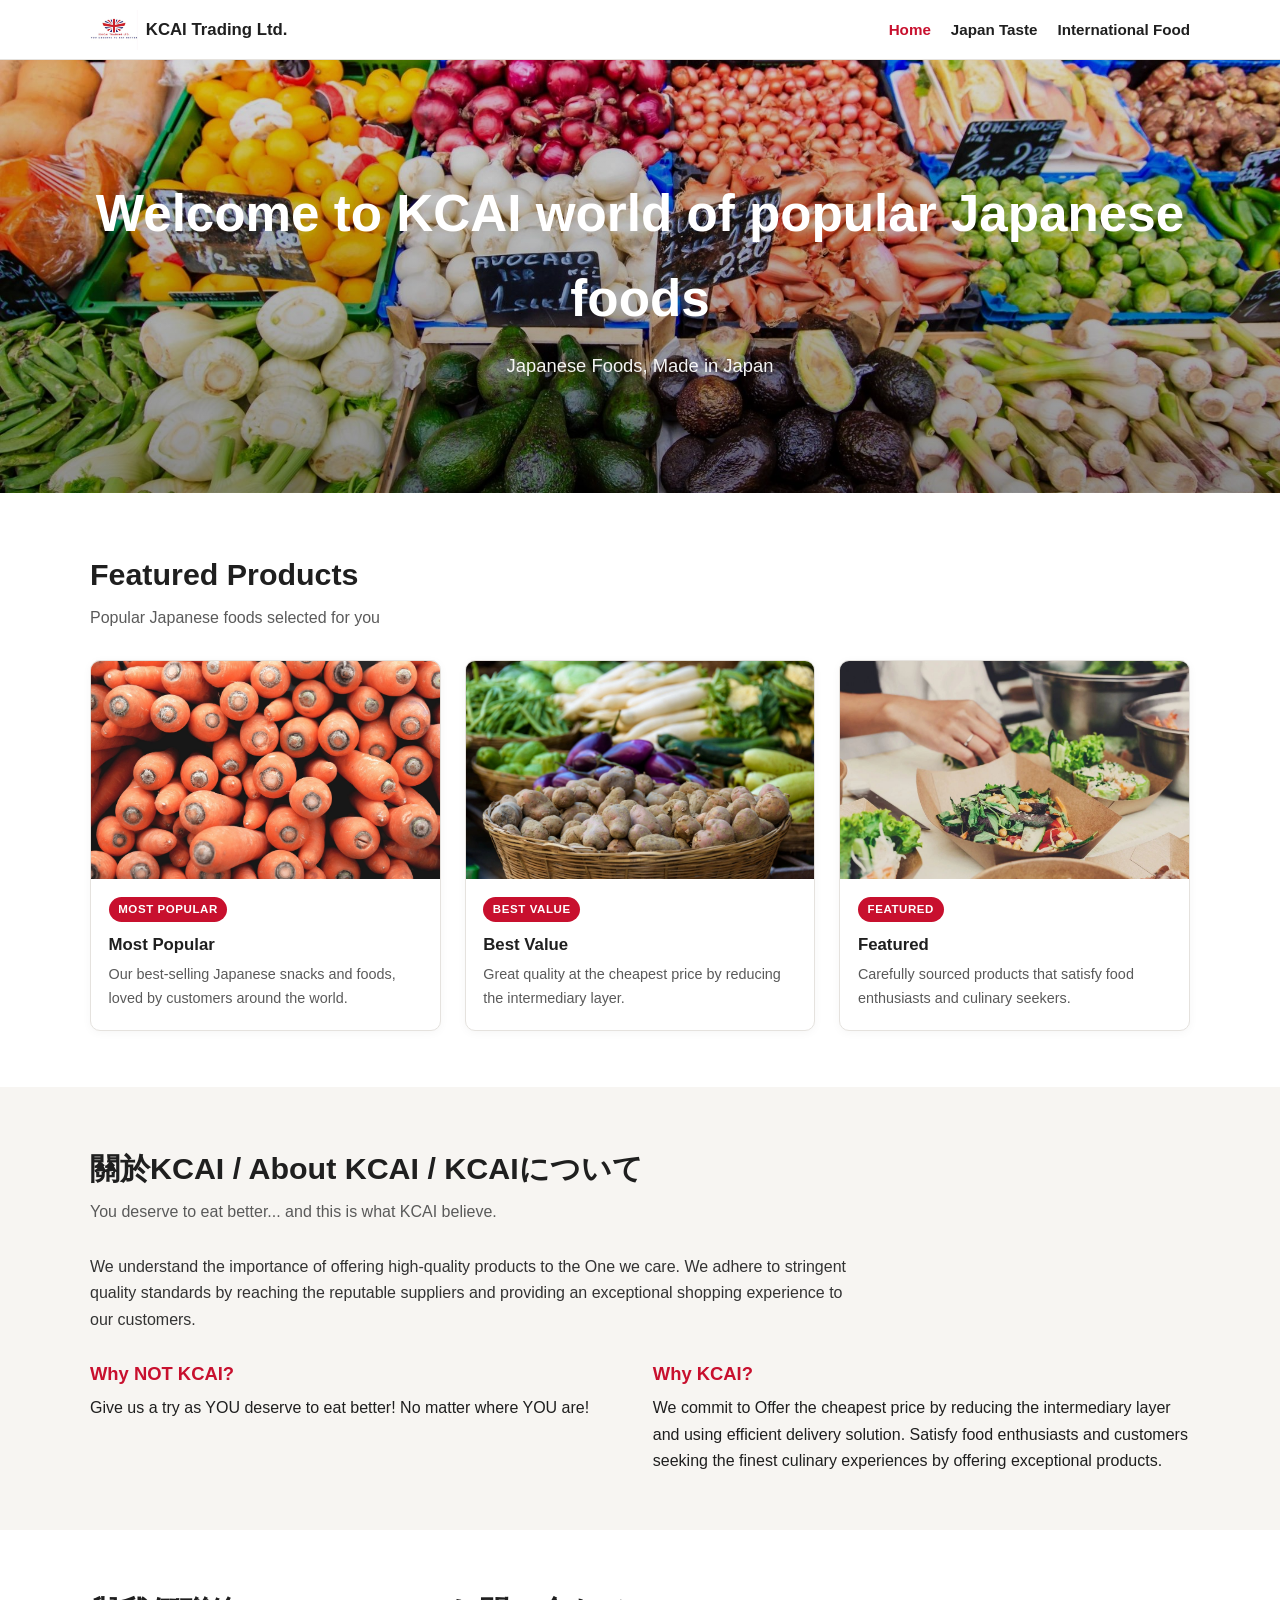
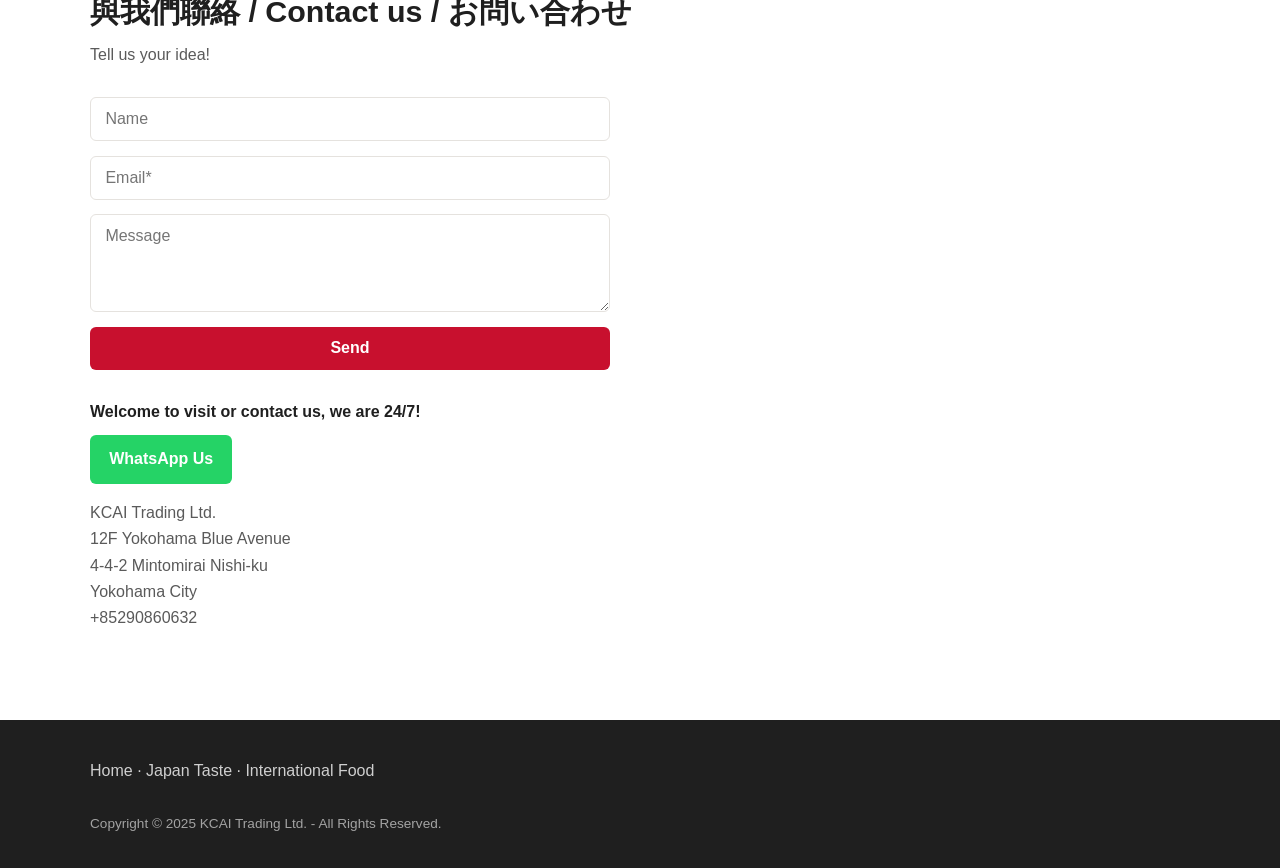
<file: index.html>
<!DOCTYPE html>
<html lang="en">
<head>
  <meta charset="UTF-8">
  <meta name="viewport" content="width=device-width, initial-scale=1.0">
  <title>KCAI Trading Ltd. - Japanese Foods, Made in Japan</title>
  <meta name="description" content="Welcome to KCAI world of popular Japanese foods. KCAI Trading Ltd. - Japanese Foods, Made in Japan.">
  <link rel="icon" href="images/Screenshot 2024-07-03 225807.png">
  <link rel="stylesheet" href="css/style.css">
</head>
<body>
  <header class="site-header">
    <div class="container nav">
      <a class="brand" href="index.html">
        <img src="images/Screenshot 2024-07-03 225807.png" alt="KCAI Trading Ltd.">
        KCAI Trading Ltd.
      </a>
      <nav class="links" aria-label="Main navigation">
        <a href="index.html" class="active">Home</a>
        <a href="japan-taste-1.html">Japan Taste</a>
        <a href="international-food.html">International Food</a>
      </nav>
    </div>
  </header>

  <main>
    <section class="hero">
      <div class="container">
        <h1>Welcome to KCAI world of popular Japanese foods</h1>
        <p>Japanese Foods, Made in Japan</p>
      </div>
    </section>

    <section class="section" id="featured">
      <div class="container">
        <h2 class="section-title">Featured Products</h2>
        <p class="section-sub">Popular Japanese foods selected for you</p>
        <div class="grid">
          <div class="card">
            <img src="images/103720.jpg" alt="Most Popular - Japanese foods selection">
            <div class="body">
              <span class="tag">Most Popular</span>
              <h3>Most Popular</h3>
              <p>Our best-selling Japanese snacks and foods, loved by customers around the world.</p>
            </div>
          </div>
          <div class="card">
            <img src="images/26334.jpg" alt="Best Value - Japanese foods selection">
            <div class="body">
              <span class="tag">Best Value</span>
              <h3>Best Value</h3>
              <p>Great quality at the cheapest price by reducing the intermediary layer.</p>
            </div>
          </div>
          <div class="card">
            <img src="images/7wV1Jng.jpg" alt="Featured - Japanese foods selection">
            <div class="body">
              <span class="tag">Featured</span>
              <h3>Featured</h3>
              <p>Carefully sourced products that satisfy food enthusiasts and culinary seekers.</p>
            </div>
          </div>
        </div>
      </div>
    </section>

    <section class="section" id="about" style="background: var(--bg-soft);">
      <div class="container">
        <h2 class="section-title">關於KCAI / About KCAI / KCAIについて</h2>
        <p class="section-sub">You deserve to eat better... and this is what KCAI believe.</p>
        <p style="max-width: 760px; color: #333; margin-bottom: 1.6rem;">
          We understand the importance of offering high-quality products to the One we care.
          We adhere to stringent quality standards by reaching the reputable suppliers and
          providing an exceptional shopping experience to our customers.
        </p>
        <div class="split">
          <div>
            <h3>Why NOT KCAI?</h3>
            <p>Give us a try as YOU deserve to eat better! No matter where YOU are!</p>
          </div>
          <div>
            <h3>Why KCAI?</h3>
            <p>We commit to Offer the cheapest price by reducing the intermediary layer and using efficient delivery solution. Satisfy food enthusiasts and customers seeking the finest culinary experiences by offering exceptional products.</p>
          </div>
        </div>
      </div>
    </section>

    <section class="section" id="contact">
      <div class="container">
        <h2 class="section-title">與我們聯絡 / Contact us / お問い合わせ</h2>
        <p class="section-sub">Tell us your idea!</p>
        <form class="contact-form" action="https://formspree.io/f/mpppejgd" method="POST">
          <input type="text" name="name" placeholder="Name" aria-label="Name">
          <input type="email" name="email" placeholder="Email*" required aria-label="Email">
          <textarea name="message" placeholder="Message" aria-label="Message" rows="4"></textarea>
          <input type="hidden" name="_subject" value="New enquiry from kcaitrading.com">
          <input type="text" name="_gotcha" style="display:none" tabindex="-1" autocomplete="off">
          <button class="btn" type="submit">Send</button>
        </form>
        <div class="contact-info">
          <p><strong>Welcome to visit or contact us, we are 24/7!</strong></p>
          <a class="whatsapp-btn" href="https://wa.me/85290860632" target="_blank" rel="noopener">WhatsApp Us</a>
          <p style="margin-top: 1rem;">
            KCAI Trading Ltd.<br>
            12F Yokohama Blue Avenue<br>
            4-4-2 Mintomirai Nishi-ku<br>
            Yokohama City<br>
            +85290860632
          </p>
        </div>
      </div>
    </section>
  </main>

  <footer class="site-footer">
    <div class="container cols">
      <div>
        <a href="index.html">Home</a> · <a href="japan-taste-1.html">Japan Taste</a> · <a href="international-food.html">International Food</a>
      </div>
      <p class="copyright">Copyright © 2025 KCAI Trading Ltd. - All Rights Reserved.</p>
    </div>
  </footer>
</body>
</html>
</file>
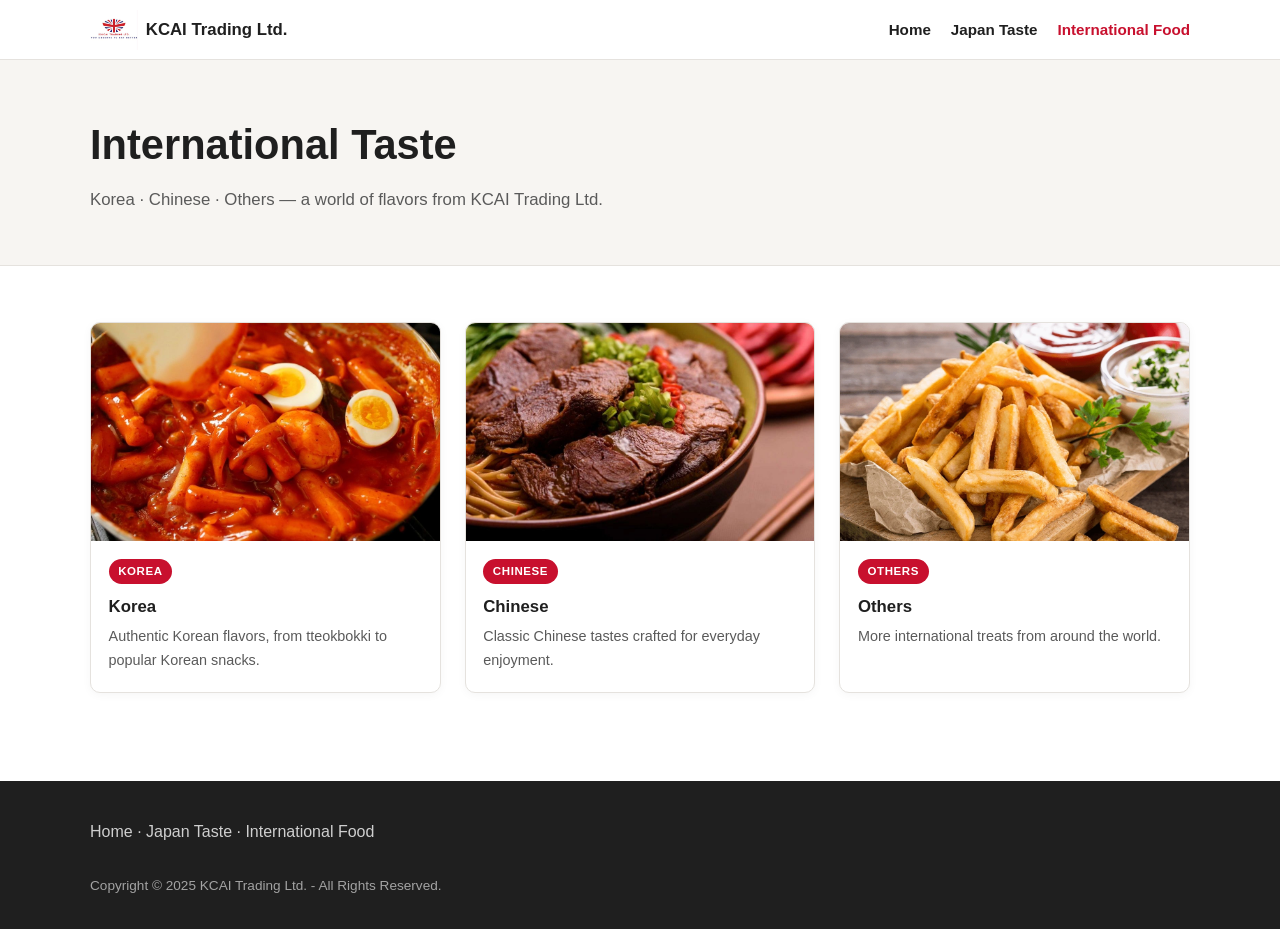
<file: international-food.html>
<!DOCTYPE html>
<html lang="en">
<head>
  <meta charset="UTF-8">
  <meta name="viewport" content="width=device-width, initial-scale=1.0">
  <title>International Food | KCAI Trading Ltd.</title>
  <meta name="description" content="International Taste - Korea, Chinese and more food selections from KCAI Trading Ltd.">
  <link rel="icon" href="images/Screenshot 2024-07-03 225807.png">
  <link rel="stylesheet" href="css/style.css">
</head>
<body>
  <header class="site-header">
    <div class="container nav">
      <a class="brand" href="index.html">
        <img src="images/Screenshot 2024-07-03 225807.png" alt="KCAI Trading Ltd.">
        KCAI Trading Ltd.
      </a>
      <nav class="links" aria-label="Main navigation">
        <a href="index.html">Home</a>
        <a href="japan-taste-1.html">Japan Taste</a>
        <a href="international-food.html" class="active">International Food</a>
      </nav>
    </div>
  </header>

  <main>
    <section class="page-hero">
      <div class="container">
        <h1>International Taste</h1>
        <p>Korea · Chinese · Others — a world of flavors from KCAI Trading Ltd.</p>
      </div>
    </section>

    <section class="section">
      <div class="container">
        <div class="grid">
          <div class="card">
            <img src="images/tteoboki gra.jpg" alt="Korea - tteokbokki">
            <div class="body">
              <span class="tag">Korea</span>
              <h3>Korea</h3>
              <p>Authentic Korean flavors, from tteokbokki to popular Korean snacks.</p>
            </div>
          </div>
          <div class="card">
            <img src="images/tawian.jpg" alt="Chinese - Taiwan style foods">
            <div class="body">
              <span class="tag">Chinese</span>
              <h3>Chinese</h3>
              <p>Classic Chinese tastes crafted for everyday enjoyment.</p>
            </div>
          </div>
          <div class="card">
            <img src="images/frenchfries.png" alt="Others - international foods">
            <div class="body">
              <span class="tag">Others</span>
              <h3>Others</h3>
              <p>More international treats from around the world.</p>
            </div>
          </div>
        </div>
      </div>
    </section>
  </main>

  <footer class="site-footer">
    <div class="container cols">
      <div>
        <a href="index.html">Home</a> · <a href="japan-taste-1.html">Japan Taste</a> · <a href="international-food.html">International Food</a>
      </div>
      <p class="copyright">Copyright © 2025 KCAI Trading Ltd. - All Rights Reserved.</p>
    </div>
  </footer>
</body>
</html>
</file>
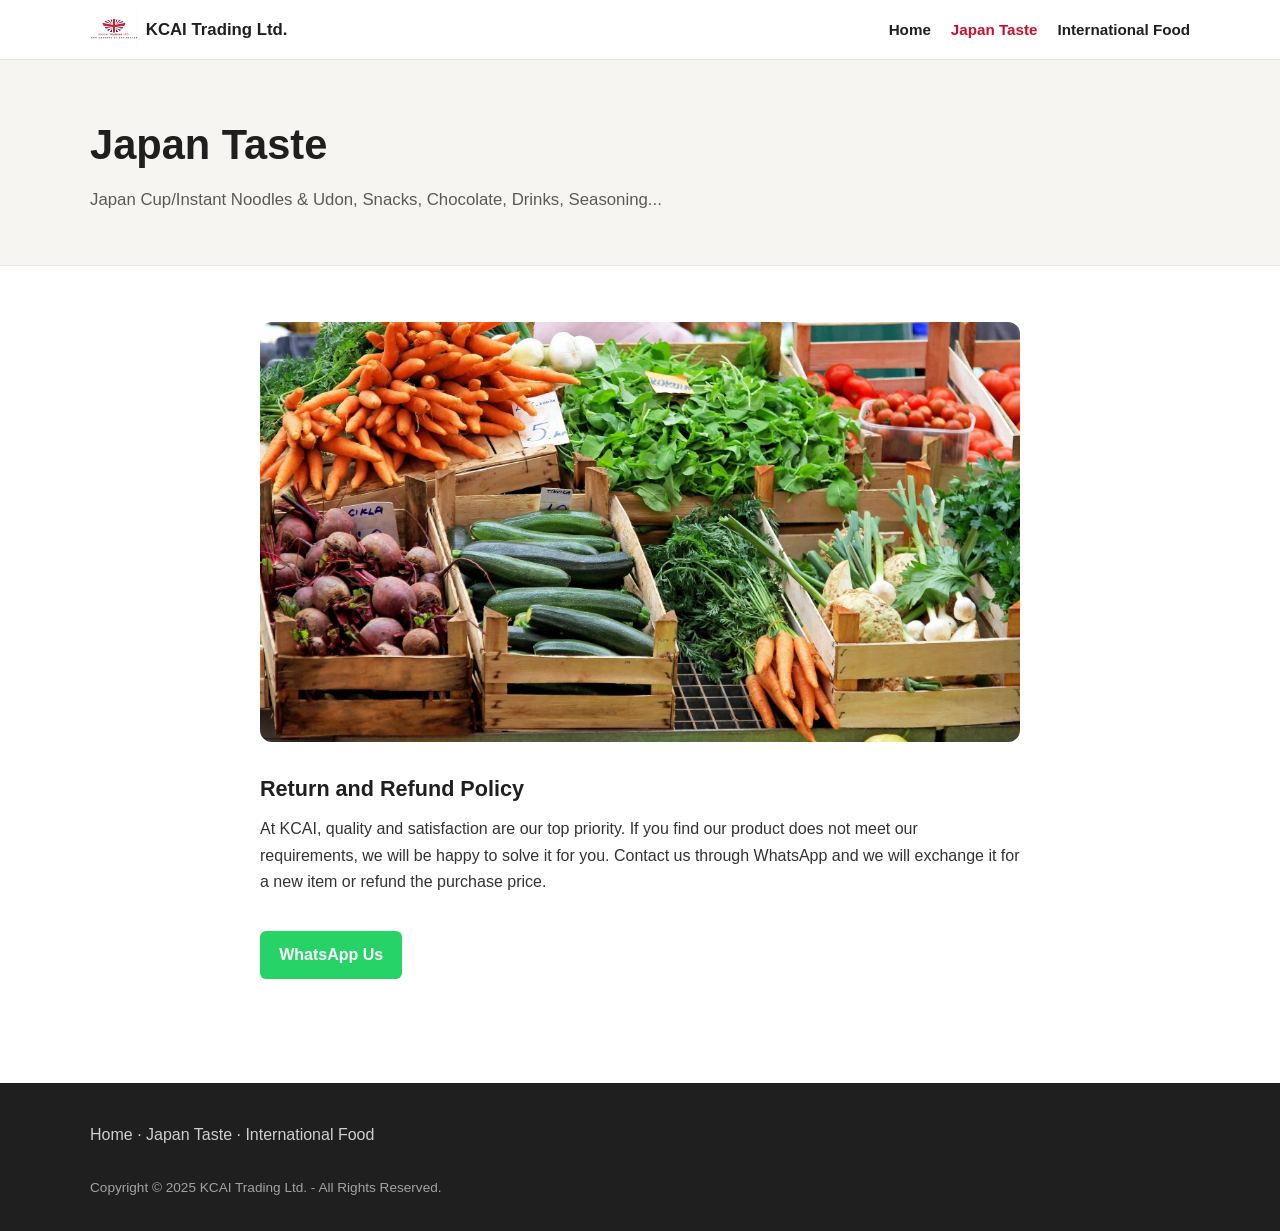
<file: japan-taste-1.html>
<!DOCTYPE html>
<html lang="en">
<head>
  <meta charset="UTF-8">
  <meta name="viewport" content="width=device-width, initial-scale=1.0">
  <title>Japan Taste | KCAI Trading Ltd.</title>
  <meta name="description" content="Japan Cup / Instant Noodles &amp; Udon, Snacks, Chocolate, Drinks, Seasoning - KCAI Trading Ltd.">
  <link rel="icon" href="images/Screenshot 2024-07-03 225807.png">
  <link rel="stylesheet" href="css/style.css">
</head>
<body>
  <header class="site-header">
    <div class="container nav">
      <a class="brand" href="index.html">
        <img src="images/Screenshot 2024-07-03 225807.png" alt="KCAI Trading Ltd.">
        KCAI Trading Ltd.
      </a>
      <nav class="links" aria-label="Main navigation">
        <a href="index.html">Home</a>
        <a href="japan-taste-1.html" class="active">Japan Taste</a>
        <a href="international-food.html">International Food</a>
      </nav>
    </div>
  </header>

  <main>
    <section class="page-hero">
      <div class="container">
        <h1>Japan Taste</h1>
        <p>Japan Cup/Instant Noodles &amp; Udon, Snacks, Chocolate, Drinks, Seasoning...</p>
      </div>
    </section>

    <section class="section">
      <div class="container prose">
        <img class="banner-img" src="images/13397.jpg" alt="Japan Taste - popular Japanese foods">

        <h2>Return and Refund Policy</h2>
        <p>At KCAI, quality and satisfaction are our top priority. If you find our product does not meet our requirements, we will be happy to solve it for you. Contact us through WhatsApp and we will exchange it for a new item or refund the purchase price.</p>

        <p style="margin-top: 1.6rem;"><a class="whatsapp-btn" href="https://wa.me/85290860632" target="_blank" rel="noopener">WhatsApp Us</a></p>
      </div>
    </section>
  </main>

  <footer class="site-footer">
    <div class="container cols">
      <div>
        <a href="index.html">Home</a> · <a href="japan-taste-1.html">Japan Taste</a> · <a href="international-food.html">International Food</a>
      </div>
      <p class="copyright">Copyright © 2025 KCAI Trading Ltd. - All Rights Reserved.</p>
    </div>
  </footer>
</body>
</html>
</file>
<file: css/style.css>
/* KCAI Trading Ltd. - 静态站点基础样式 */
* {
  margin: 0;
  padding: 0;
  box-sizing: border-box;
}

:root {
  --brand: #c8102e;
  --brand-dark: #8f0a20;
  --ink: #1f1f1f;
  --muted: #5a5a5a;
  --bg: #ffffff;
  --bg-soft: #f7f5f2;
  --line: #e5e2de;
  --maxw: 1100px;
}

html {
  scroll-behavior: smooth;
}

body {
  font-family: "Helvetica Neue", Arial, "Hiragino Sans", "PingFang SC", "Microsoft YaHei", sans-serif;
  color: var(--ink);
  background: var(--bg);
  line-height: 1.65;
}

a {
  color: var(--brand);
  text-decoration: none;
}

a:hover {
  text-decoration: underline;
}

img {
  max-width: 100%;
  height: auto;
  display: block;
}

.container {
  width: min(100% - 2rem, var(--maxw));
  margin-inline: auto;
}

/* ---------- 统一导航 ---------- */
.site-header {
  background: var(--bg);
  border-bottom: 1px solid var(--line);
  position: sticky;
  top: 0;
  z-index: 50;
}

.nav {
  display: flex;
  align-items: center;
  gap: 1.5rem;
  padding: 0.6rem 0;
}

.nav .brand {
  display: flex;
  align-items: center;
  gap: 0.5rem;
  font-weight: 700;
  font-size: 1.05rem;
  color: var(--ink);
  margin-right: auto;
}

.nav .brand img {
  height: 40px;
  width: auto;
}

.nav .brand:hover {
  text-decoration: none;
}

.nav .links {
  display: flex;
  align-items: center;
  gap: 1.25rem;
  flex-wrap: wrap;
}

.nav .links a {
  color: var(--ink);
  font-weight: 600;
  font-size: 0.95rem;
}

.nav .links a:hover {
  color: var(--brand);
  text-decoration: none;
}

.nav .links a.active {
  color: var(--brand);
}

/* ---------- 通用区块 ---------- */
.section {
  padding: 3.5rem 0;
}

.section-title {
  font-size: 1.9rem;
  font-weight: 800;
  margin-bottom: 0.35rem;
}

.section-sub {
  color: var(--muted);
  margin-bottom: 1.8rem;
}

/* ---------- 首页 Hero ---------- */
.hero {
  position: relative;
  background-image: linear-gradient(to bottom, rgba(0, 0, 0, 0.15), rgba(0, 0, 0, 0.45)), url("../images/872.jpg");
  background-size: cover;
  background-position: center;
  color: #fff;
  text-align: center;
  padding: 7rem 1rem;
}

.hero h1 {
  font-size: clamp(1.9rem, 4vw, 3.2rem);
  font-weight: 800;
  margin-bottom: 0.6rem;
}

.hero p {
  font-size: 1.15rem;
  opacity: 0.95;
}

/* ---------- 卡片网格 ---------- */
.grid {
  display: grid;
  grid-template-columns: repeat(auto-fit, minmax(250px, 1fr));
  gap: 1.5rem;
}

.card {
  background: var(--bg);
  border: 1px solid var(--line);
  border-radius: 10px;
  overflow: hidden;
  box-shadow: 0 2px 10px rgba(0, 0, 0, 0.04);
}

.card img {
  width: 100%;
  aspect-ratio: 16 / 10;
  object-fit: cover;
}

.card .body {
  padding: 1rem 1.1rem 1.2rem;
}

.card h3 {
  font-size: 1.05rem;
  font-weight: 700;
  margin-bottom: 0.3rem;
}

.card p {
  font-size: 0.9rem;
  color: var(--muted);
}

.tag {
  display: inline-block;
  background: var(--brand);
  color: #fff;
  font-size: 0.72rem;
  font-weight: 700;
  letter-spacing: 0.05em;
  text-transform: uppercase;
  padding: 0.18rem 0.6rem;
  border-radius: 999px;
  margin-bottom: 0.55rem;
}

/* ---------- 双栏信息 ---------- */
.split {
  display: grid;
  grid-template-columns: repeat(auto-fit, minmax(260px, 1fr));
  gap: 1.6rem;
}

.split h3 {
  font-size: 1.15rem;
  font-weight: 700;
  color: var(--brand);
  margin-bottom: 0.4rem;
}

/* ---------- 联系表单 ---------- */
.contact-form {
  display: grid;
  gap: 0.9rem;
  max-width: 520px;
  margin-top: 1.2rem;
}

.contact-form input,
.contact-form textarea {
  padding: 0.75rem 0.9rem;
  border: 1px solid var(--line);
  border-radius: 6px;
  font-size: 1rem;
  font-family: inherit;
  resize: vertical;
}

.contact-form .btn {
  background: var(--brand);
  color: #fff;
  border: none;
  border-radius: 6px;
  padding: 0.8rem 1.2rem;
  font-size: 1rem;
  font-weight: 700;
  cursor: pointer;
}

.contact-form .btn:hover {
  background: var(--brand-dark);
}

.contact-info {
  margin-top: 1.8rem;
  color: var(--muted);
}

.contact-info strong {
  color: var(--ink);
}

.whatsapp-btn {
  display: inline-block;
  background: #25d366;
  color: #fff;
  font-weight: 700;
  border-radius: 6px;
  padding: 0.7rem 1.2rem;
  margin-top: 0.6rem;
}

.whatsapp-btn:hover {
  background: #1db958;
  text-decoration: none;
}

/* ---------- 页脚 ---------- */
.site-footer {
  background: var(--ink);
  color: #cfcfcf;
  padding: 2.4rem 0 2rem;
  margin-top: 2rem;
}

.site-footer .cols {
  display: flex;
  flex-direction: column;
  gap: 0.6rem;
}

.site-footer a {
  color: #cfcfcf;
}

.site-footer .copyright {
  margin-top: 1.2rem;
  font-size: 0.85rem;
  opacity: 0.75;
}

/* ---------- 内容页 ---------- */
.page-hero {
  background: var(--bg-soft);
  border-bottom: 1px solid var(--line);
  padding: 3.2rem 0;
}

.page-hero h1 {
  font-size: clamp(1.7rem, 3.5vw, 2.6rem);
  font-weight: 800;
}

.page-hero p {
  color: var(--muted);
  font-size: 1.05rem;
  margin-top: 0.4rem;
}

.banner-img {
  border-radius: 12px;
  width: 100%;
  max-height: 420px;
  object-fit: cover;
  margin: 0 auto 1.6rem;
}

.prose {
  max-width: 760px;
}

.prose h2 {
  font-size: 1.35rem;
  font-weight: 800;
  margin: 1.8rem 0 0.6rem;
}

.prose p {
  color: #333;
  margin-bottom: 1rem;
}

@media (max-width: 640px) {
  .nav {
    flex-wrap: wrap;
  }
  .nav .brand {
    margin-right: 0;
    width: 100%;
  }
  .hero {
    padding: 4.5rem 1rem;
  }
}
</file>
